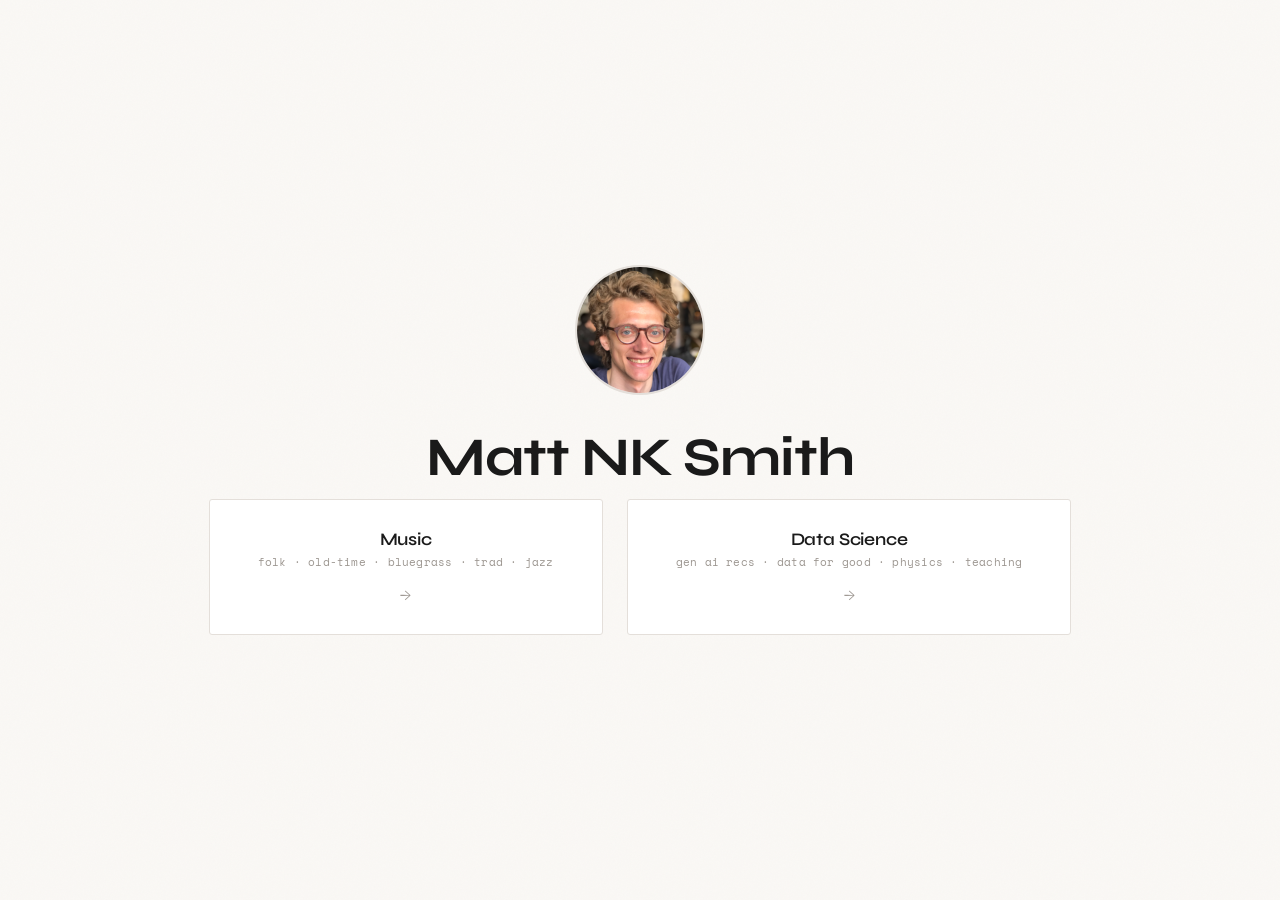
<file: index.html>
<!DOCTYPE html>
<html lang="en">
<head>
<meta charset="UTF-8">
<meta name="viewport" content="width=device-width, initial-scale=1.0">
<title>Matt NK Smith</title>
<meta name="description" content="Matt NK Smith — fiddler & data scientist.">
<link rel="preconnect" href="https://fonts.googleapis.com">
<link rel="preconnect" href="https://fonts.gstatic.com" crossorigin>
<link href="https://fonts.googleapis.com/css2?family=Syne:wght@400;500;600;700;800&family=Source+Serif+4:ital,wght@0,300;0,400;0,500;1,300;1,400&family=Space+Mono:wght@400;700&family=Caveat:wght@400;500;600;700&display=swap" rel="stylesheet">
<link rel="stylesheet" href="css/styles.css">
</head>
<body>

<main class="landing">
  <div class="landing-inner">
    <div class="landing-photo-placeholder">
      <img src="assets/images/IMG_0087.JPG" alt="Matt NK Smith">
    </div>
    <h1 class="landing-name">Matt NK Smith</h1>
    <div class="landing-doors">
      <a class="door door-music" href="music.html">
        <span class="door-title">Music</span>
        <span class="door-sub">folk · old-time · bluegrass · trad · jazz</span>
        <span class="door-arrow">→</span>
      </a>
      <a class="door door-ds" href="data-science.html">
        <span class="door-title">Data Science</span>
        <span class="door-sub">gen ai recs · data for good · physics · teaching</span>
        <span class="door-arrow">→</span>
      </a>
    </div>
  </div>
</main>

<script src="js/main.js"></script>
</body>
</html>
</file>
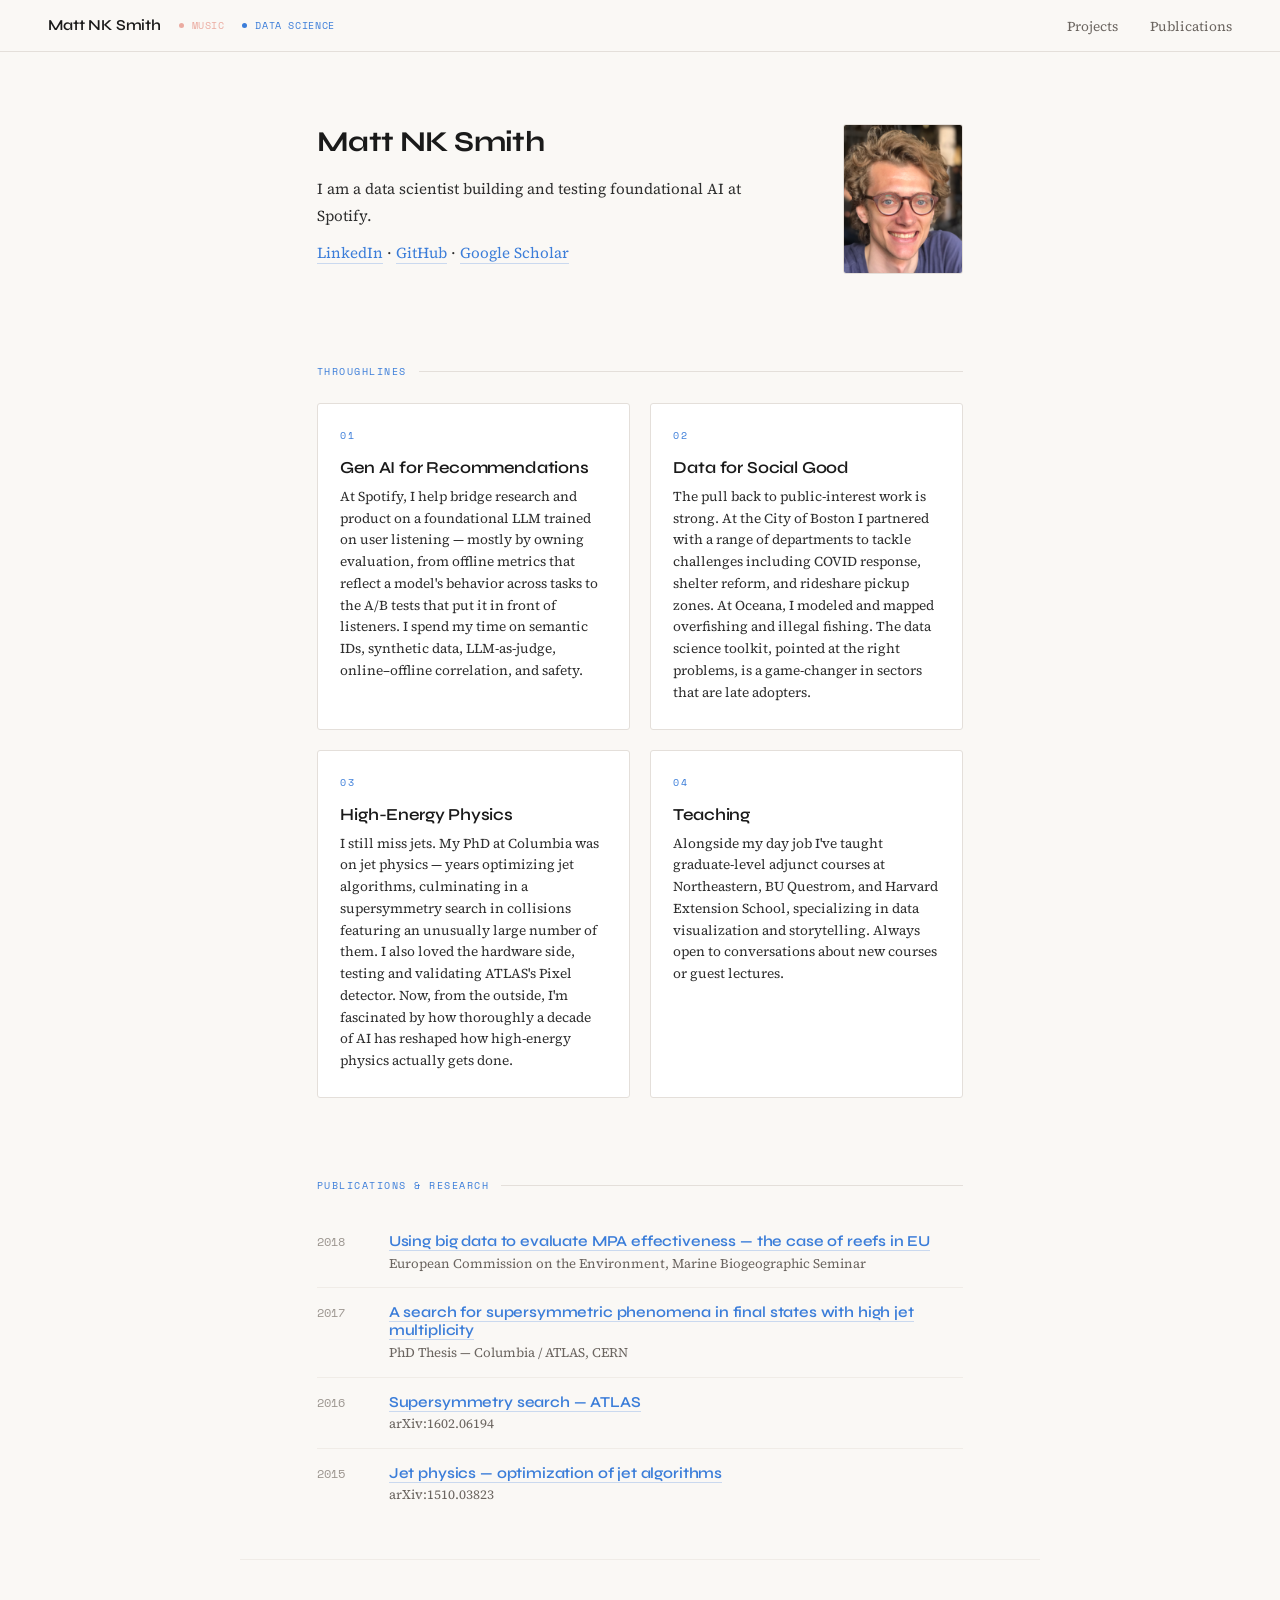
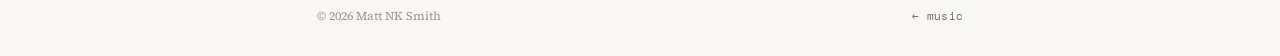
<file: data-science.html>
<!DOCTYPE html>
<html lang="en">
<head>
<meta charset="UTF-8">
<meta name="viewport" content="width=device-width, initial-scale=1.0">
<title>Data Science — Matt NK Smith</title>
<meta name="description" content="Matt NK Smith — data scientist at Spotify. Previously City of Boston, Oceana. PhD, Columbia physics.">
<link rel="preconnect" href="https://fonts.googleapis.com">
<link rel="preconnect" href="https://fonts.gstatic.com" crossorigin>
<link href="https://fonts.googleapis.com/css2?family=Syne:wght@400;500;600;700;800&family=Source+Serif+4:ital,wght@0,300;0,400;0,500;1,300;1,400&family=Space+Mono:wght@400;700&family=Caveat:wght@400;500;600;700&display=swap" rel="stylesheet">
<link rel="stylesheet" href="css/styles.css">
</head>
<body class="ds-wing">

<nav class="wing-nav">
  <div class="wing-nav-left">
    <a class="wing-nav-home" href="index.html">Matt NK Smith</a>
    <a class="wing-nav-section music-label" href="music.html">Music</a>
    <a class="wing-nav-section ds-label current" href="data-science.html">Data Science</a>
  </div>
  <button class="nav-burger" aria-label="Menu" type="button">
    <span></span><span></span><span></span>
  </button>
  <ul class="wing-nav-links">
    <li><a href="#ds-projects">Projects</a></li>
    <li><a href="#ds-pubs">Publications</a></li>
  </ul>
</nav>

<!-- Hero -->
<section class="ds-hero">
  <div class="ds-hero-text">
    <h1>Matt NK Smith</h1>
    <p>
      I am a data scientist building and testing foundational AI at Spotify.
    </p>
    <p>
      <a href="https://www.linkedin.com/in/matthewnksmith/" target="_blank" rel="noopener" class="ds-link">LinkedIn</a> ·
      <a href="https://github.com/mnksmith" target="_blank" rel="noopener" class="ds-link">GitHub</a> ·
      <a href="https://scholar.google.com/citations?hl=en&user=qXr2gMUAAAAJ" target="_blank" rel="noopener" class="ds-link">Google Scholar</a>
    </p>
  </div>
  <div class="ds-hero-photo">
    <img src="assets/images/IMG_0087.JPG" alt="Matt NK Smith">
  </div>
</section>

<!-- Projects -->
<section class="ds-section" id="ds-projects">
  <div class="ds-label">Throughlines</div>
  <div class="ds-projects">
    <article class="ds-project-card">
      <div class="ds-project-num">01</div>
      <h3 class="ds-project-title">Gen AI for Recommendations</h3>
      <p class="ds-project-desc">At Spotify, I help bridge research and product on a foundational LLM trained on user listening — mostly by owning evaluation, from offline metrics that reflect a model's behavior across tasks to the A/B tests that put it in front of listeners. I spend my time on semantic IDs, synthetic data, LLM-as-judge, online–offline correlation, and safety.</p>
    </article>
    <article class="ds-project-card">
      <div class="ds-project-num">02</div>
      <h3 class="ds-project-title">Data for Social Good</h3>
      <p class="ds-project-desc">The pull back to public-interest work is strong. At the City of Boston I partnered with a range of departments to tackle challenges including COVID response, shelter reform, and rideshare pickup zones. At Oceana, I modeled and mapped overfishing and illegal fishing. The data science toolkit, pointed at the right problems, is a game-changer in sectors that are late adopters.</p>
    </article>
    <article class="ds-project-card">
      <div class="ds-project-num">03</div>
      <h3 class="ds-project-title">High-Energy Physics</h3>
      <p class="ds-project-desc">I still miss jets. My PhD at Columbia was on jet physics — years optimizing jet algorithms, culminating in a supersymmetry search in collisions featuring an unusually large number of them. I also loved the hardware side, testing and validating ATLAS's Pixel detector. Now, from the outside, I'm fascinated by how thoroughly a decade of AI has reshaped how high-energy physics actually gets done.</p>
    </article>
    <article class="ds-project-card">
      <div class="ds-project-num">04</div>
      <h3 class="ds-project-title">Teaching</h3>
      <p class="ds-project-desc">Alongside my day job I've taught graduate-level adjunct courses at Northeastern, BU Questrom, and Harvard Extension School, specializing in data visualization and storytelling. Always open to conversations about new courses or guest lectures.</p>
    </article>
  </div>
</section>

<!-- Publications -->
<section class="ds-section" id="ds-pubs">
  <div class="ds-label">Publications & Research</div>

  <div class="ds-item">
    <div class="ds-item-year">2018</div>
    <div class="ds-item-content">
      <h4><a href="https://europe.oceana.org/reports/using-big-data-evaluate-mpa-effectiveness-case-reefs-eu/" class="ds-link" target="_blank" rel="noopener">Using big data to evaluate MPA effectiveness — the case of reefs in EU</a></h4>
      <p>European Commission on the Environment, Marine Biogeographic Seminar</p>
    </div>
  </div>

  <div class="ds-item">
    <div class="ds-item-year">2017</div>
    <div class="ds-item-content">
      <h4><a href="https://academiccommons.columbia.edu/doi/10.7916/D85X2NB0" class="ds-link" target="_blank" rel="noopener">A search for supersymmetric phenomena in final states with high jet multiplicity</a></h4>
      <p>PhD Thesis — Columbia / ATLAS, CERN</p>
    </div>
  </div>

  <div class="ds-item">
    <div class="ds-item-year">2016</div>
    <div class="ds-item-content">
      <h4><a href="https://arxiv.org/abs/1602.06194" class="ds-link" target="_blank" rel="noopener">Supersymmetry search — ATLAS</a></h4>
      <p>arXiv:1602.06194</p>
    </div>
  </div>

  <div class="ds-item">
    <div class="ds-item-year">2015</div>
    <div class="ds-item-content">
      <h4><a href="https://arxiv.org/abs/1510.03823" class="ds-link" target="_blank" rel="noopener">Jet physics — optimization of jet algorithms</a></h4>
      <p>arXiv:1510.03823</p>
    </div>
  </div>

</section>

<footer class="wing-footer">
  <span>© 2026 Matt NK Smith</span>
  <a href="music.html">← music</a>
</footer>

<script src="js/main.js"></script>
</body>
</html>
</file>
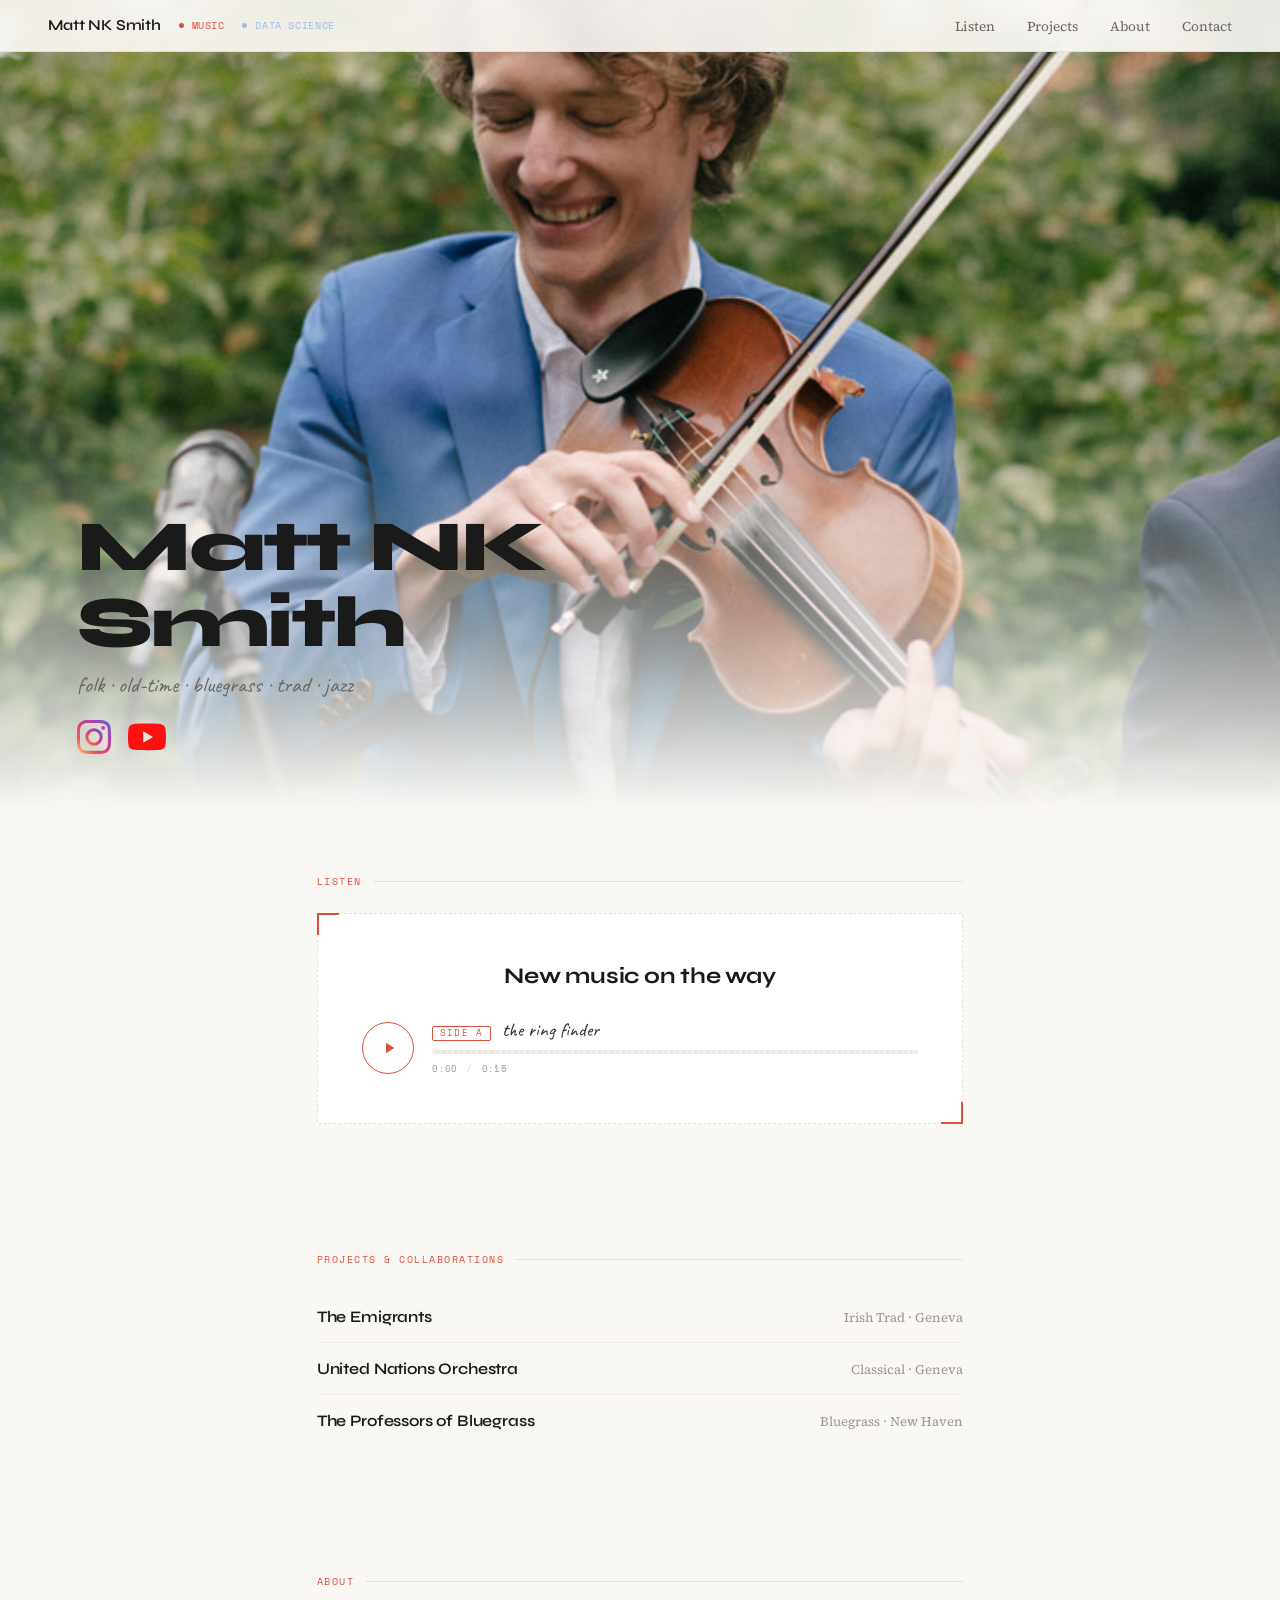
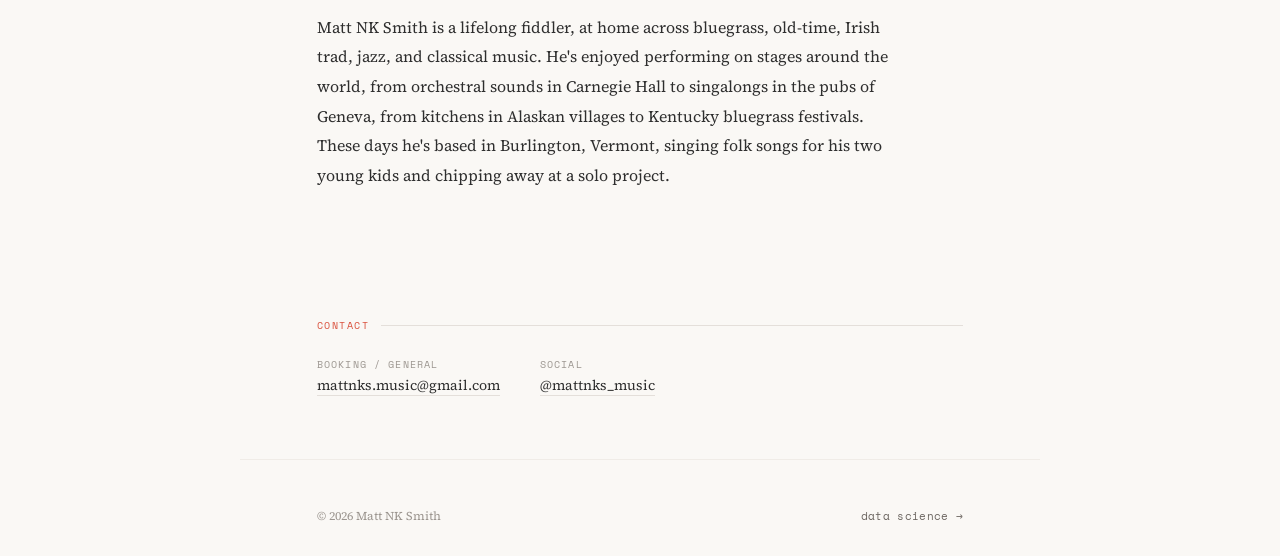
<file: music.html>
<!DOCTYPE html>
<html lang="en">
<head>
<meta charset="UTF-8">
<meta name="viewport" content="width=device-width, initial-scale=1.0">
<title>Music — Matt NK Smith</title>
<meta name="description" content="Matt NK Smith — fiddler & violinist. Folk, old-time, bluegrass, Irish trad, jazz.">
<link rel="preconnect" href="https://fonts.googleapis.com">
<link rel="preconnect" href="https://fonts.gstatic.com" crossorigin>
<link href="https://fonts.googleapis.com/css2?family=Syne:wght@400;500;600;700;800&family=Source+Serif+4:ital,wght@0,300;0,400;0,500;1,300;1,400&family=Space+Mono:wght@400;700&family=Caveat:wght@400;500;600;700&display=swap" rel="stylesheet">
<link rel="stylesheet" href="css/styles.css">
</head>
<body class="music-wing">

<nav class="wing-nav">
  <div class="wing-nav-left">
    <a class="wing-nav-home" href="index.html">Matt NK Smith</a>
    <a class="wing-nav-section music-label current" href="music.html">Music</a>
    <a class="wing-nav-section ds-label" href="data-science.html">Data Science</a>
  </div>
  <button class="nav-burger" aria-label="Menu" type="button">
    <span></span><span></span><span></span>
  </button>
  <ul class="wing-nav-links">
    <li><a href="#m-listen">Listen</a></li>
    <li><a href="#m-collabs">Projects</a></li>
    <li><a href="#m-about">About</a></li>
    <li><a href="#m-contact">Contact</a></li>
  </ul>
</nav>

<!-- Hero -->
<section class="music-hero">
  <div class="music-hero-img-area">
    <img src="assets/images/IMG_1210.JPG" alt="Matt NK Smith playing fiddle">
  </div>
  <div class="music-hero-fade"></div>
  <div class="music-hero-content">
    <h1 class="music-hero-name">Matt NK<br>Smith</h1>
    <p class="music-hero-sub">folk · old-time · bluegrass · trad · jazz</p>
    <div class="music-hero-socials">
      <a href="https://www.instagram.com/mattnks_music/" target="_blank" rel="noopener" aria-label="Instagram">
        <svg width="34" height="34" viewBox="0 0 24 24" aria-hidden="true">
          <defs>
            <linearGradient id="ig-gradient" x1="0%" y1="100%" x2="100%" y2="0%">
              <stop offset="0%" stop-color="#FED373"/>
              <stop offset="25%" stop-color="#F15245"/>
              <stop offset="50%" stop-color="#D92E7F"/>
              <stop offset="75%" stop-color="#9B36B7"/>
              <stop offset="100%" stop-color="#515ECF"/>
            </linearGradient>
          </defs>
          <path fill="url(#ig-gradient)" d="M12 0C8.74 0 8.333.015 7.053.072 5.775.132 4.905.333 4.14.63c-.789.306-1.459.717-2.126 1.384S.935 3.35.63 4.14C.333 4.905.131 5.775.072 7.053.012 8.333 0 8.74 0 12s.015 3.667.072 4.947c.06 1.277.261 2.148.558 2.913.306.788.717 1.459 1.384 2.126.667.666 1.336 1.079 2.126 1.384.766.296 1.636.499 2.913.558C8.333 23.988 8.74 24 12 24s3.667-.015 4.947-.072c1.277-.06 2.148-.262 2.913-.558.788-.306 1.459-.718 2.126-1.384.666-.667 1.079-1.335 1.384-2.126.296-.765.499-1.636.558-2.913.06-1.28.072-1.687.072-4.947s-.015-3.667-.072-4.947c-.06-1.277-.262-2.149-.558-2.913-.306-.789-.718-1.459-1.384-2.126C21.319 1.347 20.651.935 19.86.63c-.765-.297-1.636-.499-2.913-.558C15.667.012 15.26 0 12 0zm0 2.16c3.203 0 3.585.016 4.85.071 1.17.055 1.805.249 2.227.415.562.217.96.477 1.382.896.419.42.679.819.896 1.381.164.422.36 1.057.413 2.227.057 1.266.07 1.646.07 4.85s-.015 3.585-.074 4.85c-.061 1.17-.256 1.805-.421 2.227-.224.562-.479.96-.897 1.382-.419.419-.824.679-1.38.896-.42.164-1.065.36-2.235.413-1.274.057-1.649.07-4.859.07-3.211 0-3.586-.015-4.859-.074-1.171-.061-1.816-.256-2.236-.421-.569-.224-.96-.479-1.379-.897-.421-.419-.69-.824-.9-1.38-.165-.42-.359-1.065-.42-2.235-.045-1.26-.061-1.649-.061-4.844 0-3.196.016-3.586.061-4.861.061-1.17.255-1.814.42-2.234.21-.57.479-.96.9-1.381.419-.419.81-.689 1.379-.898.42-.166 1.051-.361 2.221-.421 1.275-.045 1.65-.06 4.859-.06z"/>
          <path fill="url(#ig-gradient)" d="M12 5.838a6.162 6.162 0 1 0 0 12.324 6.162 6.162 0 0 0 0-12.324zM12 16a4 4 0 1 1 0-8 4 4 0 0 1 0 8z"/>
          <circle fill="url(#ig-gradient)" cx="18.406" cy="5.594" r="1.44"/>
        </svg>
      </a>
      <a href="https://www.youtube.com/@mnksmith" target="_blank" rel="noopener" aria-label="YouTube">
        <svg width="38" height="38" viewBox="0 0 24 24" fill="#FF0000" aria-hidden="true">
          <path d="M23.498 6.186a3.016 3.016 0 0 0-2.122-2.136C19.505 3.545 12 3.545 12 3.545s-7.505 0-9.377.505A3.017 3.017 0 0 0 .502 6.186C0 8.07 0 12 0 12s0 3.93.502 5.814a3.016 3.016 0 0 0 2.122 2.136c1.871.505 9.376.505 9.376.505s7.505 0 9.377-.505a3.015 3.015 0 0 0 2.122-2.136C24 15.93 24 12 24 12s0-3.93-.502-5.814zM9.545 15.568V8.432L15.818 12l-6.273 3.568z"/>
        </svg>
      </a>
    </div>
  </div>
</section>

<!-- Listen -->
<section class="m-section" id="m-listen">
  <div class="m-label">Listen</div>
  <div class="sketch-card">
    <h3>New music on the way</h3>
    <div class="mixtape-player" data-audio-player>
      <button class="mixtape-play" aria-label="Play" type="button">
        <svg class="mixtape-play-icon" width="18" height="18" viewBox="0 0 24 24" fill="currentColor" aria-hidden="true"><path d="M8 5v14l11-7z"/></svg>
        <svg class="mixtape-pause-icon" width="16" height="16" viewBox="0 0 24 24" fill="currentColor" aria-hidden="true"><path d="M6 4h4v16H6zM14 4h4v16h-4z"/></svg>
      </button>
      <div class="mixtape-track">
        <div class="mixtape-track-meta">
          <span class="mixtape-side">Side A</span>
          <span class="mixtape-title">the ring finder</span>
        </div>
        <div class="mixtape-progress" role="progressbar" aria-label="Audio progress">
          <div class="mixtape-progress-fill"></div>
        </div>
        <div class="mixtape-time"><span class="mixtape-current">0:00</span> <span class="mixtape-time-sep">/</span> <span class="mixtape-duration">0:00</span></div>
      </div>
      <audio src="assets/audio/website-teaser.mp3" preload="metadata"></audio>
    </div>
  </div>
</section>

<!-- Collaborations -->
<section class="m-section" id="m-collabs">
  <div class="m-label">Projects & Collaborations</div>
  <div class="collabs-list">
    <a href="https://www.facebook.com/emigrantsGVA/" target="_blank" rel="noopener" class="collab-row">
      <span class="collab-name">The Emigrants</span>
      <span class="collab-desc">Irish Trad · Geneva</span>
    </a>
    <a href="https://orchestredesnations.com/en/the-orchestra/" target="_blank" rel="noopener" class="collab-row">
      <span class="collab-name">United Nations Orchestra</span>
      <span class="collab-desc">Classical · Geneva</span>
    </a>
    <a href="https://www.facebook.com/professorsbluegrass/" target="_blank" rel="noopener" class="collab-row">
      <span class="collab-name">The Professors of Bluegrass</span>
      <span class="collab-desc">Bluegrass · New Haven</span>
    </a>
  </div>
</section>

<!-- About -->
<section class="m-section m-bio" id="m-about">
  <div class="m-label">About</div>
  <p>
    Matt NK Smith is a lifelong fiddler, at home across bluegrass, old-time, Irish trad, jazz, and classical music. He's enjoyed performing on stages around the world, from orchestral sounds in Carnegie Hall to singalongs in the pubs of Geneva, from kitchens in Alaskan villages to Kentucky bluegrass festivals. These days he's based in Burlington, Vermont, singing folk songs for his two young kids and chipping away at a solo project.
  </p>
</section>

<!-- Contact -->
<section class="m-section" id="m-contact">
  <div class="m-label">Contact</div>
  <div class="contact-row">
    <div class="contact-item">
      <span>Booking / General</span>
      <a href="mailto:mattnks.music@gmail.com">mattnks.music@gmail.com</a>
    </div>
    <div class="contact-item">
      <span>Social</span>
      <a href="https://www.instagram.com/mattnks_music/" target="_blank" rel="noopener">@mattnks_music</a>
    </div>
  </div>
</section>

<footer class="wing-footer">
  <span>© 2026 Matt NK Smith</span>
  <a href="data-science.html">data science →</a>
</footer>

<script src="js/main.js"></script>
</body>
</html>
</file>
<file: css/styles.css>
:root {
  /* Light base */
  --bg: #FAF8F5;
  --bg-warm: #F5F1EB;
  --bg-card: #FFFFFF;
  --ink: #1A1A1A;
  --ink-soft: #2E2E2E;
  --mid: #6B6560;
  --muted: #9C9690;
  --light-line: #E4DFDA;
  --faint: #F0ECE7;

  /* Color accents — warm, hand-picked, like markers on paper */
  --red: #D94F3B;
  --blue: #3B7DD9;
  --gold: #D4953A;
  --green: #4A8B6E;
  --violet: #7B5FA0;

  /* Wing accents */
  --accent-music: var(--red);
  --accent-ds: var(--blue);

  /* Fonts */
  --font-display: 'Syne', sans-serif;
  --font-body: 'Source Serif 4', Georgia, serif;
  --font-mono: 'Space Mono', monospace;
  --font-hand: 'Caveat', cursive;
}

* { margin: 0; padding: 0; box-sizing: border-box; }
html { scroll-behavior: smooth; }
body {
  font-family: var(--font-body);
  background: var(--bg);
  color: var(--ink);
  overflow-x: hidden;
  min-height: 100vh;
  -webkit-font-smoothing: antialiased;
}
a { color: inherit; text-decoration: none; }

/* ================================================================
   LANDING PAGE
   ================================================================ */
.landing {
  min-height: 100vh;
  display: flex;
  flex-direction: column;
  align-items: center;
  justify-content: center;
  position: relative;
}

/* Subtle paper-like texture */
.landing::before {
  content: '';
  position: absolute;
  inset: 0;
  background: url("data:image/svg+xml,%3Csvg width='400' height='400' xmlns='http://www.w3.org/2000/svg'%3E%3Cfilter id='n'%3E%3CfeTurbulence baseFrequency='0.65' numOctaves='4' type='fractalNoise' stitchTiles='stitch'/%3E%3C/filter%3E%3Crect width='100%25' height='100%25' filter='url(%23n)' opacity='0.025'/%3E%3C/svg%3E");
  pointer-events: none;
}

.landing-inner {
  position: relative;
  z-index: 2;
  text-align: center;
  padding: 2rem;
}

.landing-photo-placeholder {
  width: 130px;
  height: 130px;
  border-radius: 50%;
  margin: 0 auto 2rem;
  background: var(--faint);
  border: 2px solid var(--light-line);
  display: flex;
  align-items: center;
  justify-content: center;
  font-family: var(--font-hand);
  font-size: 2.2rem;
  color: var(--muted);
  opacity: 0;
  animation: fadeUp 0.6s 0.1s forwards;
  overflow: hidden;
}
.landing-photo-placeholder img {
  width: 100%;
  height: 100%;
  object-fit: cover;
}

.landing-name {
  font-family: var(--font-display);
  font-size: clamp(2.2rem, 5vw, 3.4rem);
  font-weight: 700;
  letter-spacing: -0.02em;
  line-height: 1.15;
  margin-bottom: 0.6rem;
  color: var(--ink);
  opacity: 0;
  animation: fadeUp 0.6s 0.2s forwards;
}

.landing-annotation {
  font-family: var(--font-hand);
  font-size: 1.3rem;
  color: var(--muted);
  margin-bottom: 3rem;
  opacity: 0;
  animation: fadeUp 0.6s 0.3s forwards;
}

.landing-doors {
  display: flex;
  gap: 1.5rem;
  justify-content: center;
  opacity: 0;
  animation: fadeUp 0.6s 0.4s forwards;
}

.door {
  display: flex;
  flex-direction: column;
  align-items: center;
  padding: 1.8rem 3rem;
  cursor: pointer;
  border: 1.5px solid var(--light-line);
  border-radius: 3px;
  background: var(--bg-card);
  transition: all 0.35s cubic-bezier(0.16, 1, 0.3, 1);
  position: relative;
}
.door:hover {
  transform: translateY(-3px);
  box-shadow: 0 8px 30px rgba(0,0,0,0.06);
}
.door.door-music:hover { border-color: var(--accent-music); }
.door.door-ds:hover { border-color: var(--accent-ds); }

.door-title {
  font-family: var(--font-display);
  font-size: 1.1rem;
  font-weight: 600;
  letter-spacing: -0.01em;
  margin-bottom: 0.2rem;
  transition: color 0.3s;
}
.door.door-music:hover .door-title { color: var(--accent-music); }
.door.door-ds:hover .door-title { color: var(--accent-ds); }

.door-sub {
  color: var(--muted);
  font-family: var(--font-mono);
  font-size: 0.7rem;
  letter-spacing: 0.02em;
}

.door-arrow {
  margin-top: 0.8rem;
  color: var(--muted);
  font-size: 1rem;
  transition: all 0.3s;
}
.door:hover .door-arrow { transform: translateX(4px); }

/* ================================================================
   SHARED NAV
   ================================================================ */
.wing-nav {
  position: fixed;
  top: 0;
  width: 100%;
  z-index: 100;
  padding: 0.9rem 3rem;
  display: flex;
  justify-content: space-between;
  align-items: center;
  background: rgba(250,248,245,0.92);
  backdrop-filter: blur(12px);
  -webkit-backdrop-filter: blur(12px);
  border-bottom: 1px solid var(--light-line);
}
.wing-nav-left {
  display: flex;
  align-items: center;
  gap: 1.1rem;
}
.wing-nav-home {
  font-family: var(--font-display);
  font-size: 0.95rem;
  font-weight: 600;
  color: var(--ink);
  cursor: pointer;
  transition: opacity 0.3s;
  letter-spacing: -0.01em;
  line-height: 1;
}
.wing-nav-home:hover { opacity: 0.6; }
.wing-nav-section {
  font-family: var(--font-mono);
  font-size: 0.65rem;
  letter-spacing: 0.06em;
  text-transform: uppercase;
  line-height: 1;
  display: inline-flex;
  align-items: center;
  gap: 0.5rem;
  opacity: 0.45;
  transition: opacity 0.3s;
  cursor: pointer;
}
.wing-nav-section::before {
  content: '';
  display: block;
  width: 5px;
  height: 5px;
  border-radius: 50%;
  background: currentColor;
  flex-shrink: 0;
}
.wing-nav-section.ds-label::after,
.wing-nav-section.music-label::after { content: none; }
.wing-nav-section:hover { opacity: 1; }
.wing-nav-section.current {
  opacity: 1;
  cursor: default;
}
.wing-nav-section.music-label { color: var(--accent-music); }
.wing-nav-section.ds-label { color: var(--accent-ds); }

.wing-nav-links {
  display: flex;
  gap: 2rem;
  list-style: none;
}
.wing-nav-links a {
  font-family: var(--font-body);
  font-size: 0.85rem;
  color: var(--mid);
  cursor: pointer;
  transition: color 0.3s;
}
.music-wing .wing-nav-links a:hover { color: var(--accent-music); }
.ds-wing .wing-nav-links a:hover { color: var(--accent-ds); }

/* Hamburger — hidden on desktop */
.nav-burger {
  display: none;
  background: none;
  border: none;
  cursor: pointer;
  padding: 6px 2px;
  flex-direction: column;
  gap: 4px;
  margin-left: auto;
}
.nav-burger span {
  display: block;
  width: 20px;
  height: 1.5px;
  background: var(--ink);
  border-radius: 1px;
  transition: transform 0.3s, opacity 0.3s;
}
.nav-burger.open span:nth-child(1) { transform: translateY(5.5px) rotate(45deg); }
.nav-burger.open span:nth-child(2) { opacity: 0; }
.nav-burger.open span:nth-child(3) { transform: translateY(-5.5px) rotate(-45deg); }

/* ================================================================
   MUSIC WING — sketchbook / mixtape feel
   ================================================================ */
.music-wing { padding-top: 0; }

.music-hero {
  min-height: 90vh;
  display: flex;
  align-items: flex-end;
  position: relative;
  overflow: hidden;
  background: var(--bg-warm);
}
.music-hero-img-area {
  position: absolute;
  inset: 0;
  display: flex;
  align-items: center;
  justify-content: center;
  color: var(--muted);
  font-family: var(--font-hand);
  font-size: 1.2rem;
}
.music-hero-img-area img {
  width: 100%;
  height: 100%;
  object-fit: cover;
}
.music-hero-fade {
  position: absolute;
  bottom: 0;
  left: 0;
  right: 0;
  height: 50%;
  background: linear-gradient(to bottom, transparent, var(--bg));
  pointer-events: none;
}
.music-hero-content {
  position: relative;
  z-index: 2;
  padding: 0 6vw 6vh;
}
.music-hero-name {
  font-family: var(--font-display);
  font-size: clamp(2.8rem, 6vw, 4.5rem);
  font-weight: 800;
  letter-spacing: -0.03em;
  line-height: 1.05;
  color: var(--ink);
  margin-bottom: 0.6rem;
}
.music-hero-sub {
  font-family: var(--font-hand);
  font-size: 1.4rem;
  color: var(--mid);
}

.music-hero-socials {
  display: flex;
  gap: 1.1rem;
  margin-top: 1.2rem;
  align-items: center;
}
.music-hero-socials a {
  display: inline-flex;
  transition: transform 0.3s, opacity 0.3s;
  opacity: 0.92;
}
.music-hero-socials a:hover {
  opacity: 1;
  transform: translateY(-2px);
}

/* Section styling — music */
.m-section {
  padding: 4rem 6vw;
  max-width: 800px;
  margin: 0 auto;
  scroll-margin-top: 80px;
}
.m-label {
  font-family: var(--font-mono);
  font-size: 0.62rem;
  letter-spacing: 0.15em;
  text-transform: uppercase;
  color: var(--accent-music);
  margin-bottom: 1.5rem;
  display: flex;
  align-items: center;
  gap: 0.75rem;
}
.m-label::after {
  content: '';
  flex: 1;
  height: 1px;
  background: var(--light-line);
}

/* Coming soon — sketchbook card */
.sketch-card {
  border: 1.5px dashed var(--light-line);
  border-radius: 2px;
  padding: 3rem 2.5rem;
  text-align: center;
  background: var(--bg-card);
  position: relative;
}
.sketch-card::before,
.sketch-card::after {
  content: '';
  position: absolute;
  width: 20px;
  height: 20px;
}
.sketch-card::before {
  top: -1px;
  left: -1px;
  border-top: 2px solid var(--accent-music);
  border-left: 2px solid var(--accent-music);
}
.sketch-card::after {
  bottom: -1px;
  right: -1px;
  border-bottom: 2px solid var(--accent-music);
  border-right: 2px solid var(--accent-music);
}
.sketch-card h3 {
  font-family: var(--font-display);
  font-size: 1.4rem;
  font-weight: 700;
  margin-bottom: 0.6rem;
  letter-spacing: -0.01em;
}
.sketch-card .hand-note {
  font-family: var(--font-hand);
  font-size: 1.15rem;
  color: var(--mid);
  margin-bottom: 2rem;
  line-height: 1.5;
}

/* Mixtape player */
.mixtape-player {
  display: flex;
  align-items: center;
  gap: 1.15rem;
  margin-top: 1.75rem;
  padding: 0.25rem 0.25rem 0;
  text-align: left;
}

.mixtape-play {
  flex-shrink: 0;
  width: 52px;
  height: 52px;
  border-radius: 50%;
  border: 1.5px solid var(--accent-music);
  background: var(--bg-card);
  color: var(--accent-music);
  cursor: pointer;
  display: flex;
  align-items: center;
  justify-content: center;
  padding: 0 0 0 3px;
  transition: background 0.3s, transform 0.3s;
}
.mixtape-play:hover {
  background: rgba(217,79,59,0.08);
  transform: scale(1.04);
}
.mixtape-play.playing { padding: 0; }
.mixtape-play .mixtape-pause-icon { display: none; }
.mixtape-play.playing .mixtape-play-icon { display: none; }
.mixtape-play.playing .mixtape-pause-icon { display: block; }

.mixtape-track {
  flex: 1;
  min-width: 0;
}

.mixtape-track-meta {
  display: flex;
  align-items: baseline;
  gap: 0.7rem;
  margin-bottom: 0.55rem;
}
.mixtape-side {
  font-family: var(--font-mono);
  font-size: 0.54rem;
  letter-spacing: 0.14em;
  text-transform: uppercase;
  color: var(--accent-music);
  border: 1px solid var(--accent-music);
  padding: 0.15rem 0.42rem;
  border-radius: 2px;
  line-height: 1;
  flex-shrink: 0;
}
.mixtape-title {
  font-family: var(--font-hand);
  font-size: 1.2rem;
  color: var(--ink-soft);
  line-height: 1;
}

.mixtape-progress {
  height: 4px;
  background-color: var(--faint);
  background-image: repeating-linear-gradient(
    90deg,
    transparent 0,
    transparent 5px,
    rgba(26,26,26,0.07) 5px,
    rgba(26,26,26,0.07) 6px
  );
  border-radius: 2px;
  overflow: hidden;
  cursor: pointer;
  position: relative;
}
.mixtape-progress-fill {
  height: 100%;
  width: 0%;
  background: var(--accent-music);
  transition: width 0.1s linear;
}

.mixtape-time {
  font-family: var(--font-mono);
  font-size: 0.58rem;
  letter-spacing: 0.04em;
  color: var(--muted);
  margin-top: 0.5rem;
}
.mixtape-time-sep { opacity: 0.5; margin: 0 0.15rem; }

.social-row {
  display: flex;
  gap: 1rem;
  justify-content: center;
  flex-wrap: wrap;
}
.social-pill {
  font-family: var(--font-mono);
  font-size: 0.68rem;
  letter-spacing: 0.04em;
  color: var(--mid);
  padding: 0.45rem 1rem;
  border: 1px solid var(--light-line);
  border-radius: 100px;
  transition: all 0.3s;
  background: var(--bg);
}
.social-pill:hover {
  color: var(--accent-music);
  border-color: var(--accent-music);
  background: rgba(217,79,59,0.04);
}

/* Collabs — like notes pinned to a board */
.collabs-list {
  display: flex;
  flex-direction: column;
  gap: 0;
}
.collab-row {
  display: flex;
  justify-content: space-between;
  align-items: baseline;
  padding: 1rem 0;
  border-bottom: 1px solid var(--faint);
  transition: all 0.2s;
}
.collab-row:hover {
  padding-left: 0.5rem;
}
.collab-row:last-child { border-bottom: none; }
.collab-name {
  font-family: var(--font-display);
  font-size: 1rem;
  font-weight: 600;
  letter-spacing: -0.01em;
}
.collab-row:hover .collab-name { color: var(--accent-music); }
.collab-desc {
  font-size: 0.82rem;
  color: var(--muted);
  text-align: right;
}

/* Music bio */
.m-bio p {
  font-size: 1rem;
  line-height: 1.85;
  color: var(--ink-soft);
  max-width: 580px;
}

/* Contact */
.contact-row {
  display: flex;
  gap: 2.5rem;
  flex-wrap: wrap;
  margin-top: 0.5rem;
}
.contact-item {
  font-size: 0.88rem;
  color: var(--ink-soft);
}
.contact-item span {
  display: block;
  font-family: var(--font-mono);
  font-size: 0.6rem;
  letter-spacing: 0.12em;
  text-transform: uppercase;
  color: var(--muted);
  margin-bottom: 0.25rem;
}
.contact-item a {
  border-bottom: 1px solid var(--light-line);
  transition: all 0.3s;
}
.music-wing .contact-item a:hover {
  color: var(--accent-music);
  border-color: var(--accent-music);
}
.ds-wing .contact-item a:hover {
  color: var(--accent-ds);
  border-color: var(--accent-ds);
}

/* ================================================================
   DATA SCIENCE WING — cleaner, academic
   ================================================================ */
.ds-wing { padding-top: 60px; }

.ds-hero {
  padding: 4rem 6vw 3rem;
  max-width: 800px;
  margin: 0 auto;
  display: grid;
  grid-template-columns: 1fr auto;
  gap: 3rem;
  align-items: start;
}
.ds-hero-text h1 {
  font-family: var(--font-display);
  font-size: 1.8rem;
  font-weight: 700;
  margin-bottom: 1rem;
  letter-spacing: -0.02em;
}
.ds-hero-text p {
  font-size: 0.95rem;
  line-height: 1.8;
  color: var(--ink-soft);
  margin-bottom: 0.6rem;
}
.ds-link {
  color: var(--accent-ds);
  border-bottom: 1px solid rgba(59,125,217,0.25);
  transition: border-color 0.3s;
}
.ds-link:hover { border-color: var(--accent-ds); }

.ds-hero-photo {
  width: 120px;
  height: 150px;
  border-radius: 3px;
  background: var(--faint);
  border: 1px solid var(--light-line);
  flex-shrink: 0;
  display: flex;
  align-items: center;
  justify-content: center;
  font-family: var(--font-hand);
  font-size: 0.9rem;
  color: var(--muted);
  overflow: hidden;
}
.ds-hero-photo img {
  width: 100%;
  height: 100%;
  object-fit: cover;
}

.ds-section {
  padding: 2.5rem 6vw;
  max-width: 800px;
  margin: 0 auto;
  scroll-margin-top: 80px;
}
.ds-section .ds-label {
  font-family: var(--font-mono);
  font-size: 0.62rem;
  letter-spacing: 0.15em;
  text-transform: uppercase;
  color: var(--accent-ds);
  margin-bottom: 1.5rem;
  display: flex;
  align-items: center;
  gap: 0.75rem;
}
.ds-section .ds-label::after {
  content: '';
  flex: 1;
  height: 1px;
  background: var(--light-line);
}

.ds-item {
  padding: 0.9rem 0;
  border-bottom: 1px solid var(--faint);
  display: grid;
  grid-template-columns: 56px 1fr;
  gap: 1rem;
  align-items: baseline;
}
.ds-item:last-of-type { border-bottom: none; }
.ds-item-year {
  font-family: var(--font-mono);
  font-size: 0.72rem;
  color: var(--muted);
  padding-top: 0.1rem;
}
.ds-item-content h4 {
  font-family: var(--font-display);
  font-size: 0.95rem;
  font-weight: 600;
  margin-bottom: 0.15rem;
  letter-spacing: -0.01em;
}
.ds-item-content p {
  font-size: 0.82rem;
  color: var(--mid);
  line-height: 1.55;
}
.ds-tag {
  display: inline-block;
  font-family: var(--font-mono);
  font-size: 0.58rem;
  letter-spacing: 0.03em;
  color: var(--accent-ds);
  background: rgba(59,125,217,0.06);
  padding: 0.15rem 0.5rem;
  border-radius: 2px;
  margin-right: 0.3rem;
  margin-top: 0.35rem;
}

.ds-projects {
  display: grid;
  grid-template-columns: 1fr 1fr;
  gap: 1.25rem;
  margin-top: 0.5rem;
}

.ds-project-card {
  border: 1px solid var(--light-line);
  border-radius: 3px;
  padding: 1.5rem 1.4rem 1.6rem;
  background: var(--bg-card);
  transition: border-color 0.3s, transform 0.3s, box-shadow 0.3s;
}
.ds-project-card:hover {
  border-color: var(--accent-ds);
  transform: translateY(-2px);
  box-shadow: 0 6px 20px rgba(0,0,0,0.04);
}

.ds-project-num {
  font-family: var(--font-mono);
  font-size: 0.62rem;
  letter-spacing: 0.15em;
  color: var(--accent-ds);
  margin-bottom: 0.85rem;
}

.ds-project-title {
  font-family: var(--font-display);
  font-size: 1.05rem;
  font-weight: 600;
  letter-spacing: -0.01em;
  margin-bottom: 0.5rem;
  line-height: 1.25;
}

.ds-project-desc {
  font-size: 0.85rem;
  line-height: 1.6;
  color: var(--ink-soft);
}

.ds-cv-link {
  display: inline-flex;
  align-items: center;
  gap: 0.4rem;
  margin-top: 1.5rem;
  font-family: var(--font-mono);
  font-size: 0.72rem;
  letter-spacing: 0.03em;
  color: var(--accent-ds);
  border: 1px solid rgba(59,125,217,0.2);
  padding: 0.5rem 1.2rem;
  border-radius: 2px;
  transition: all 0.3s;
}
.ds-cv-link:hover {
  background: rgba(59,125,217,0.05);
  border-color: rgba(59,125,217,0.4);
}

/* ================================================================
   SHARED FOOTER
   ================================================================ */
.wing-footer {
  padding: 3rem 6vw 2rem;
  max-width: 800px;
  margin: 0 auto;
  border-top: 1px solid var(--faint);
  display: flex;
  justify-content: space-between;
  align-items: center;
  font-size: 0.75rem;
  color: var(--muted);
}
.wing-footer a {
  color: var(--mid);
  transition: color 0.3s;
  font-family: var(--font-mono);
  font-size: 0.68rem;
  letter-spacing: 0.03em;
}
.music-wing .wing-footer a:hover { color: var(--accent-ds); }
.ds-wing .wing-footer a:hover { color: var(--accent-music); }

/* ================================================================
   ANIMATIONS
   ================================================================ */
@keyframes fadeUp {
  from { opacity: 0; transform: translateY(16px); }
  to { opacity: 1; transform: translateY(0); }
}

/* ================================================================
   RESPONSIVE
   ================================================================ */
@media (max-width: 640px) {
  /* Landing */
  .landing-doors { flex-direction: column; gap: 0.75rem; }
  .door { padding: 1.4rem 2.5rem; }

  /* Nav — single row with hamburger for section links */
  .wing-nav { padding: 0.7rem 1.2rem; }
  .nav-burger { display: flex; }
  .wing-nav-links {
    display: none;
    position: absolute;
    top: 100%;
    left: 0;
    right: 0;
    flex-direction: column;
    gap: 0;
    background: rgba(250,248,245,0.97);
    backdrop-filter: blur(12px);
    -webkit-backdrop-filter: blur(12px);
    border-bottom: 1px solid var(--light-line);
    padding: 0.5rem 1.2rem;
  }
  .wing-nav-links.open { display: flex; }
  .wing-nav-links li { padding: 0.6rem 0; border-bottom: 1px solid var(--faint); }
  .wing-nav-links li:last-child { border-bottom: none; }
  .wing-nav-links a { font-size: 0.82rem; }

  /* Sections */
  .m-section, .ds-section, .ds-hero { padding-left: 1.5rem; padding-right: 1.5rem; }

  /* DS hero — stack photo below text */
  .ds-hero { grid-template-columns: 1fr; }
  .ds-hero-photo { width: 90px; height: 110px; }

  /* DS project cards — single column */
  .ds-projects { grid-template-columns: 1fr; gap: 0.9rem; }
  .ds-item { grid-template-columns: 1fr; gap: 0.2rem; }

  /* Music hero */
  .music-hero { min-height: 70vh; }
  .music-hero-content { padding: 0 1.5rem 4vh; }
  .music-hero-name { font-size: clamp(2rem, 10vw, 2.8rem); }

  /* Sketch card */
  .sketch-card { padding: 2rem 1.2rem; }

  /* Collabs */
  .collab-row { flex-direction: column; gap: 0.15rem; }
  .collab-desc { text-align: left; }

  /* Contact */
  .contact-row { flex-direction: column; gap: 1.2rem; }

  /* Footer */
  .wing-footer { flex-direction: column; gap: 0.5rem; text-align: center; }
}

@media (max-width: 380px) {
  .wing-nav-left { gap: 0.7rem; }
  .wing-nav-home { font-size: 0.85rem; }
  .wing-nav-section { font-size: 0.58rem; }

  .mixtape-player { flex-direction: column; align-items: stretch; gap: 0.8rem; }
  .mixtape-play { align-self: center; }

  .ds-hero-text h1 { font-size: 1.4rem; }
  .ds-project-desc { font-size: 0.8rem; }
}
</file>
